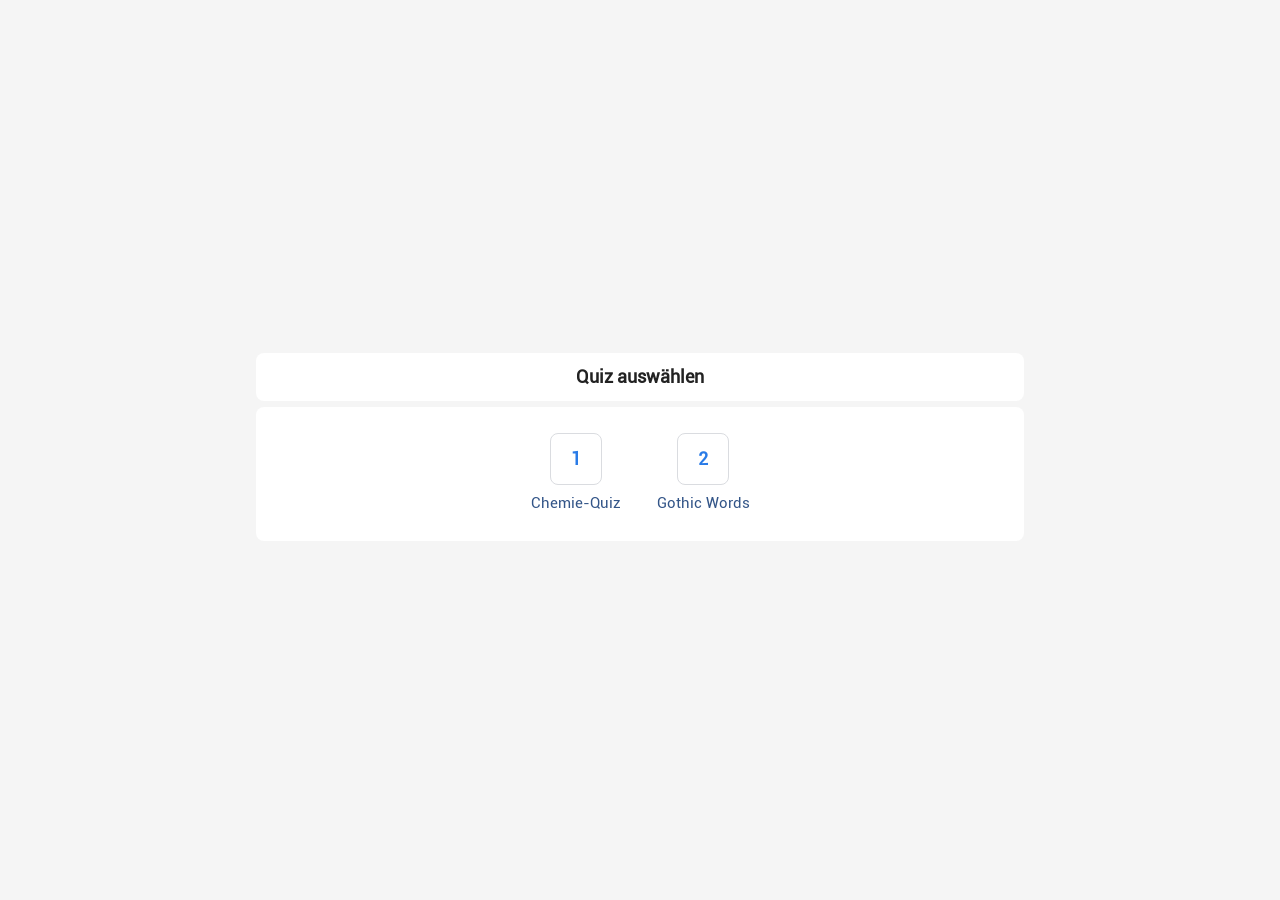
<file: Quiz/index.html>
<!DOCTYPE html>
<html>
<head>
	<title>Quizzim</title>
	<meta charset="UTF-8" />
	<meta name="viewport" content="width=device-width, initial-scale=1.0" />
	<link rel="icon" href="site/favicon.ico" type="image/x-icon" />
	<link rel="stylesheet" type="text/css" href="site/css/styles.css" />
	<script src="site/js/jquery.min.js"></script>
	<script src="site/js/scripts.js"></script>
</head>
<body>
	<div class="header">
		<div id="quiz-name" class="hidden">...</div>
		<div id="header-quiz-select" class="bold hidden">Quiz auswählen</div>
		<div id="header-quiz-play" class="hidden">
			<div>
				<span id="question-no">Frage ... / ...</span>
			</div>
			<div>
				<img src="site/img/correct.svg" class="icon" /> <span class="quiz-correct">...</span>
				<span class="vertical-line"></span>
				<img src="site/img/incorrect.svg" class="icon" /> <span class="quiz-incorrect">...</span>
			</div>
		</div>
		<div id="header-quiz-end" class="bold hidden">Auswertung</div>
	</div>
	<div class="main">
		<div id="main-quiz-select" class="hidden"></div>
		<div id="main-quiz-play" class="hidden">
			<p id="question" class="bottom"></p>
			<div id="input-text" class="hidden">
				<input type="text" placeholder="..." maxlength="100" id="input-x" disabled />
			</div>
			<div id="input-choice">
				<table>
					<tr>
						<td class="choice" id="input-a">
							<span class="a">A</span><span>...</span>
						</td>
						<td class="choice" id="input-b">
							<span class="b">B</span><span>...</span>
						</td>
					</tr>
					<tr>
						<td class="choice" id="input-c">
							<span class="c">C</span><span>...</span>
						</td>
						<td class="choice" id="input-d">
							<span class="d">D</span><span>...</span>
						</td>
					</tr>
					<tr>
						<td class="choice" id="input-e">
							<span class="e">E</span><span>...</span>
						</td>
						<td class="choice" id="input-f">
							<span class="f">F</span><span>...</span>
						</td>
					</tr>
				</table>
			</div>
		</div>
		<div id="main-quiz-end" class="hidden">
			<img src="site/img/correct.svg" class="icon big" /> <span class="quiz-correct">...</span>
			<span class="vertical-line big"></span>
			<img src="site/img/incorrect.svg" class="icon big" /> <span class="quiz-incorrect">...</span>
			
			<p class="normal">
				<span id="comment"></span>
				<span class="break"></span>
				<a id="replay-quiz">» Quiz wiederholen</a>
				<span class="vertical-line"></span>
				<a id="select-quiz">» Quiz auswählen</a>
			</p>
		</div>
	</div>
</body>
</html>
</file>
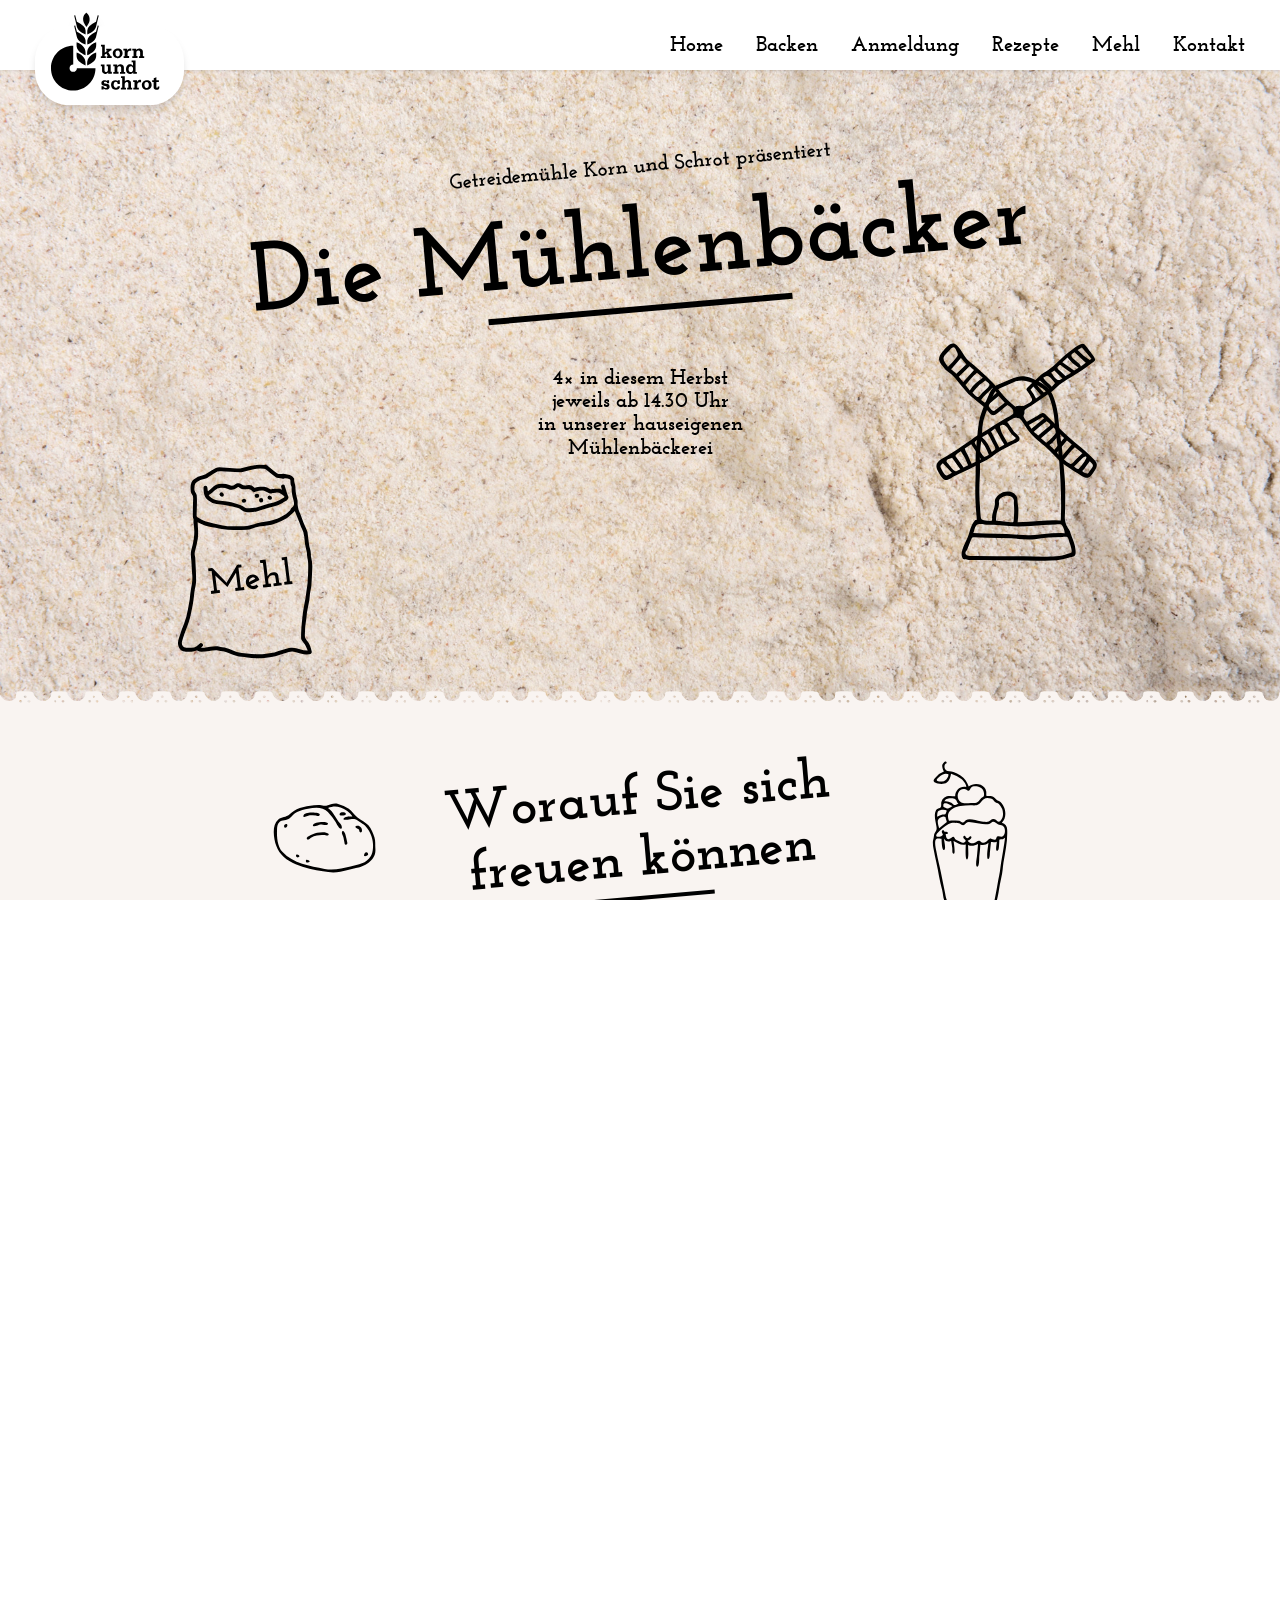
<file: Schrot/index.html>
<html>
<head>
	<title>Test</title>
	<meta charset="UTF-8" />
	<meta name="viewport" content="width=device-width, initial-scale=1" />
	<link rel="stylesheet" type="text/css" href="css/swiper.min.css" />
	<link rel="stylesheet" type="text/css" href="css/styles.css" />
	<script src="js/jquery.min.js"></script>
	<script src="js/swiper.js"></script>
	<script src="js/script.js" charset="UTF-8"></script>
</head>
<body>
	<!-- NOTE: USE SECTION TAGS INSTEAD OF DIV TAGS! -->
	<!-- NAVIGATION -->
	<div class="navigation">
		<a href="index.html">
			<div class="logo">
				<img src="img/svg/logo_mitquadrat.svg" alt="Logo der Getreidemühle Schrot und Korn" title="Das Logo der Getreidemühle Schrot und Korn ist schwarz und hat einen weißen Hintergrund. Auf der linken Seite befindet sich ein abstrahierter Mühlenstein mit einer Ähre und auf der rechten Seite die Worte Schrot und Korn in einer geometrischen Schrift mit Serifen." />
			</div>
		</a>
		<div class="burgermenu">
			<img src="img/svg/burgermenu.svg" alt="Bürgermenü" />
		</div>
		<div class="main">
			<a href="#home"><div>Home</div></a>
			<a href="#backen"><div>Backen</div></a>
			<a href="#anmeldung"><div>Anmeldung</div></a>
			<a href="#rezepte"><div>Rezepte</div></a>
			<a href="#mehl"><div>Mehl</div></a>
			<a href="#kontakt"><div>Kontakt</div></a>
		</div>
	</div>
	<!-- HOME -->
	<div class="section" id="home">
		<h4>Getreidemühle Korn und Schrot präsentiert</h4>
		<div id="flocken">
			<!--<div class="flocke1"><img src="img/svg/flocke.svg" alt=""></div>
			<div class="flocke2"><img src="img/svg/flocke.svg" alt=""></div>
			<div class="flocke3"><img src="img/svg/flocke.svg" alt=""></div>
			<div class="flocke4"><img src="img/svg/flocke.svg" alt=""></div>
			<div class="flocke5"><img src="img/svg/flocke.svg" alt=""></div>-->
		</div>
		<div class="header"><h1>Die Mühlen&shy;bäcker</h1><hr /></div>
		<h4 id="subtitle">4× in diesem Herbst<br />jeweils ab 14.30 Uhr<br />in unserer hauseigenen<br />Mühlenbäckerei</h4>
		<div id="muehle-1">
			<img src="img/svg/muehle.svg" /><img src="img/svg/muehle_rad.svg" />
		</div>
		<div id="mehlsack">
			<img src="img/svg/mehlsack.svg" alt="" />
		</div>
		<div id="pfeil">
			<picture>
				<source media="(max-width: 1230px)" srcset="img/svg/pfeil.svg" />
				<source srcset="img/svg/pfeil_flach.svg" />
				<img src="img/svg/pfeil_flach.svg" alt="" />
			</picture>
		</div>
	</div>
	<!-- BACKEN -->
	<div class="section" id="backen">
		<div class="header"><h2>Worauf Sie sich<br />freuen können</h2><hr /></div>
		<p>
			Gemeinsam zubereitete schmack&shy;hafte Semmeln und Gebäck mit frischen Zutaten aus unserer eigenen Mühle – ökologisch, regional und erschwing&shy;lich. Sie erleben Spaß und Genuss beim gemein&shy;samen Backen und Schlemmen. Lassen Sie sich über&shy;raschen, welche*r Bäcker&shy;meister*in bei Ihrer Mühlen&shy;bäckerei die Anleitung übernimmt!
			<span class="break"></span>
			Außerdem eröffnen Sie sich eine große Chance: Alle Teil&shy;nehmer*innen der Mühlen&shy;bäckerei können unsere Mehl&shy;sorten in einem <a href="#mehl">Spezial-Angebot</a> bestellen. Eingeladen zur Mühlen&shy;bäckerei sind: junge und jung&shy;gebliebene ernährungs&shy;bewusste Hobby&shy;bäcker*innen aus unserer Region Straubing.
		</p>
		<div id="semmel"><img src="img/svg/semmel.svg" alt="" /></div>
		<div id="kuchen"><img src="img/svg/kuchen.svg" alt="" /></div>
		<div id="croissant"><img src="img/svg/croissant.svg" alt="" /></div>
	</div>
	<div class="section" id="anmeldung">
		<div class="header"><h2>Anmeldung</h2><hr /></div>
		<div class="form">
			<div class="eyecatcher">Kostenbeitrag:<br />EUR 20,–<br />Anmeldeschluss:<br />1. Oktober</div>
			<div>
				<input type="text" id="input-vorname" placeholder="Vorname*, z. B. Susanne" />
				<input type="text" id="input-nachname" placeholder="Nachname*, z. B. Miller" />
			</div>
			<div>
				<input type="text" id="input-strasse" placeholder="Straße und Hausnummer*, z. B. Schanzlweg 37" />
			</div>
			<div>
				<input type="text" id="input-plz" placeholder="Postleitzahl*, z. B. 94315" />
				<input type="text" id="input-plz" placeholder="Ort*, z. B. Straubing" />
			</div>
			<div>
				<input type="text" id="input-email" placeholder="E-Mail*, z. B. muehlenbaecker@kornundschrot.de" />
				<input type="text" id="input-tel" placeholder="Telefon-Nr.*, z. B. 09421 12340" />
			</div>
			<div>
				<select>
					<option selected disabled>Lieblingstermin*</option>
					<option value="1">Freitag, 25. Oktober 2019</option>
					<option value="2">Samstag, 26. Oktober 2019</option>
					<option value="3">Freitag, 1. November 2019</option>
					<option value="4">Samstag, 2. November 2019</option>
				</select>
				<select>
					<option selected disabled>Ersatztermin</option>
					<option value="1">Freitag, 25. Oktober 2019</option>
					<option value="2">Samstag, 26. Oktober 2019</option>
					<option value="3">Freitag, 1. November 2019</option>
					<option value="4">Samstag, 2. November 2019</option>
				</select>
			</div>
			<div class="pflichtfelder">* Pflichtfelder</div>
			<div class="control">
				<button id="zuruecksetzen-1">Zurücksetzen</button>
				<button id="absenden-1">Absenden</button>
			</div>
		</div>
	</div>
	<!-- REZEPTE -->
	<div class="section" id="rezepte">
		<div class="header"><h2>Rezepte zum „Aufwärmen“</h2><hr /></div>
		<div class="swiper">
			<div class="swiper-container">
				<div class="swiper-wrapper">
					<div class="swiper-slide">
						<span>Weizen–Dinkel–Semmeln</span>
						<img src="img/rezepte/semmeln.jpg" />
					</div>
					<div class="swiper-slide">
						<span>Sesamkugeln</span>
						<img src="img/rezepte/sesamkugeln.jpg" />
					</div>
					<div class="swiper-slide">
						<span>Käsegebäck</span>
						<img src="img/rezepte/kaesegebaeck.jpg" />
					</div>
				</div>
				<div class="swiper-button-next"></div>
				<div class="swiper-button-prev"></div>
				<button class="toggle">Rezept anzeigen</button>
			</div>
			<div class="text" id="rezept-1">
				<table>
					<tr><td>250&nbsp;g</td><td>Weizen&shy;voll&shy;korn&shy;mehl</td></tr>
					<tr><td>250&nbsp;g</td><td>Dinkel&shy;voll&shy;korn&shy;mehl</td></tr>
					<tr><td>5&nbsp;g</td><td>Zucker</td></tr>
					<tr><td>5&nbsp;g</td><td>Butter</td></tr>
					<tr><td>10&nbsp;g</td><td>Salz</td></tr>
					<tr><td>1&nbsp;Päckchen</td><td>Trocken&shy;hefe</td></tr>
					<tr><td>300&nbsp;ml</td><td>warmes Wasser</td></tr>
				</table>
				<p>
					Alle Zutaten bis auf die Hefe mischen. Die Hefe im warmen Wasser auflösen und dazugeben. Den Teig zwei bis drei Minuten gut durchkneten. Zu einem Ballen formen und 20&nbsp;Minuten bei 25&nbsp;Grad in einer zugedeckten Schüssel aufgehen lassen.
					<span class="break"></span>
					Danach zwölf Teile des Teigs zu Semmeln rollen. Auf ein Backblech setzen, abdecken, weitere 30&nbsp;Minuten ruhen lassen.
					<span class="break"></span>
					Mit einem scharfen Küchenmesser jede Teigrolle einkerben. Den Backofen auf 230&nbsp;Grad vorheizen.
					<span class="break"></span>
					In die Fettpfanne des Backofens gut 200&nbsp;ml heißes Wasser gießen, das Blech mit den Semmeln in den Ofen schieben und 25&nbsp;Minuten backen. (Vor dem Backen kann man die Teigrollen auch mit Sonnenblumen- oder Kürbiskernen, mit Kümmel oder Mohn bestreuen.)
				</p>
			</div>
			<div class="text" id="rezept-2">
				<table>
					<tr><td>180&nbsp;g</td><td>Weizen&shy;voll&shy;korn&shy;mehl</td></tr>
					<tr><td>180&nbsp;g</td><td>Butter</td></tr>
					<tr><td>120&nbsp;g</td><td>Sesam</td></tr>
					<tr><td>120&nbsp;g</td><td>Honig</td></tr>
					<tr><td>etw.</td><td>Zimt, Vanille, Salz, Nelken, Mandeln</td></tr>
				</table>
				<p>
					Sesam rösten, mit Butter und Honig verrühren, die Gewürze und das Mehl hinzufügen. Den Teig etwa eine Stunde kühl stellen. Danach walnussgroße Kugeln formen, in die Mitte eine Mandel drücken und auf dem Backblech etwa zehn Minuten bei 210 Grad auf mittlerer Schiene backen.
				</p>
			</div>
			<div class="text" id="rezept-3">
				<table>
					<tr><td>200&nbsp;g</td><td>Emmen&shy;taler (gerieben)</td></tr>
					<tr><td>200&nbsp;g</td><td>Butter</td></tr>
					<tr><td>250&nbsp;g</td><td>Weizen&shy;voll&shy;korn&shy;mehl</td></tr>
					<tr><td>½&nbsp;TL</td><td>Salz</td></tr>
					<tr><td>2</td><td>Eigelb</td></tr>
					<tr><td>2&nbsp;TL</td><td>Milch</td></tr>
					<tr><td>etw.</td><td>Kümmel, Paprika</td></tr>
				</table>
				<p>
					Mehl, Käse und kalte Butterstücke schnell verkneten und eine halbe Stunde kühl stellen. Danach den Teig nach und nach auf einer bemehlten Platte ausrollen und beliebige Formen ausstechen. Eigelb und Milch verrühren, die Teile damit bestreichen, mit Kümmel oder Paprika bestreuen. Bei 180 Grad auf mittlerer Schiene eine gute Viertelstunde backen und auf dem Blech auskühlen lassen.
				</p>
			</div>
		</div>
	</div>
	<!-- MEHL -->
	<div class="section" id="mehl">
		<div class="header"><h3>Unser besonderes Mehlsortiment für Sie</h3><hr /></div>
		<div class="form">
			<p class="small">Ich möchte das Spezial-Angebot des Mehlsortiments in Anspruch nehmen:</p>
			<div>
				<label class="check">
					<input type="checkbox" name="mehl" /><span class="checkbox"></span>
					<span>
						Mehlsortiment Back ma’s<br />
						(Dinkeldunst, Weizenvollkorn, Roggen Type 815)
					</span>
				</label>
			</div>
			<div>
				<label class="check">
					<input type="checkbox" name="mehl" /><span class="checkbox"></span>
					<span>
						Mehlsortiment Italiano<br />
						(Tipo 00, Weizen Type 2000, Hanfmehl)
					</span>
				</label>
			</div>
			<div>
				<label class="check">
					<input type="checkbox" name="mehlsorte" /><span class="checkbox"></span>
					<span>
						Mehlsortiment Christ Kindl<br />
						(Weizen Type 550, Roggen Type 610, Hanfmehl)
					</span>
				</label>
			</div>
			<div>
				<input type="text" id="input-vorname" placeholder="Vorname*, z. B. Susanne" />
				<input type="text" id="input-nachname" placeholder="Nachname*, z. B. Miller" />
			</div>
			<div>
				<input type="text" id="input-strasse" placeholder="Straße und Hausnummer*, z. B. Schanzlweg 37" />
			</div>
			<div>
				<input type="text" id="input-plz" placeholder="Postleitzahl*, z. B. 94315" />
				<input type="text" id="input-plz" placeholder="Ort*, z. B. Straubing" />
			</div>
			<div>
				<input type="text" id="input-email" placeholder="E-Mail*, z. B. muehlenbaecker@kornundschrot.de" />
				<input type="text" id="input-tel" placeholder="Telefon-Nr.*, z. B. 09421 12340" />
			</div>
			<div>
				<label class="check">
					<input type="checkbox" name="entscheidung" /><span class="checkbox"></span>
					<span>
						Ich will mich erst bei der Mühlenbäckerei entscheiden, ob ich das Spezial-Angebot in Anspruch nehme.
					</span>
				</label>
			</div>
			<p class="small">Falls abweichende Rechnungsadresse:</p>
			<textarea placeholder="Geben Sie hier ihre Rechnungsadresse ein, falls sie von der Lieferadresse abweichend ist." name="rechnungsaddresse"></textarea>
			<div class="pflichtfelder">* Pflichtfelder</div>
			<div class="control">
				<button id="zuruecksetzen-2">Zurücksetzen</button>
				<button id="absenden-2">Absenden</button>
			</div>
		</div>
	</div>
	<!-- KONTAKT -->
	<div class="section" id="kontakt">
		<div class="header"><h2>Kontakt</h2><hr /></div>
		<div id="muehle-2">
			<img src="img/svg/muehle.svg" /><img src="img/svg/muehle_rad.svg" />
		</div>
		<p class="center">
			Kontakt und Info-Telefon:<br />
			Stefan Miller<br />
			muehlenbaecker@kornundschrot.de<br />
			Tel: 09421/12340
		</p>
		<div id="stefan"><img src="img/svg/stefan.svg" /></div>
		<div id="bis-bald"><img src="img/svg/bis_bald.svg" /></div>
	</div>
	<!-- IMPRESSUM -->
	<div class="section" id="impressum">
		<div class="social">
			<a href="www.snapchat.com"><img src="img/social/snapchat.svg" alt="Link zur Snapchat Seite von Korn und Schrot" class="social-icon" /></a>
			<a href="www.pinterest.de"><img src="img/social/pinterest.svg" alt="Link zur Pinterest Seite von Korn und Schrot" class="social-icon"></a>
			<a href="www.instagram.com"><img src="img/social/instagram.svg" alt="Link zur Instagram Seite von Korn und Schrot" class="social-icon"></a>
		</div>
		<h2>Impressum</h2>
		<div class="spalten">
			<div>
				Getreidemühle<br />
				Korn und Schrot e.K.<br />
				Susanne Miller<br />
				Schanzlweg 37<br />
				94315 Straubing
			</div>
			<div>
				Tel: 09421/12340<br />
				Fax: 09421/12344<br />
				<br />
				www.kornundschrot.de<br />
				kontakt@kornundschrot.de
			</div>
			<div>
				Amtsgericht Straubing/<br />
				Registersachen,<br />
				XXX020101,<br />
				Umsatzsteuer ID: DE787654
			</div>
		</div>
		<p class="small center"><a class="underline" id="datenschutz-toggle">Datenschutz</a></p>
		<p id="datenschutz">
			Datenschutzhinweise gemäß EU-Datenschutz-Grundverordnung (DSGVO)
			Wir setzen die seit dem 25. Mai 2018 geltende EU-Datenschutz-Grundverordnung (DSGVO) um, insbesondere, wenn es um die Verarbeitung Ihrer personenbezogenen Daten durch uns sowie um die Ihnen dabei zustehenden Rechte geht. Die Hinweise werden soweit erforderlich aktualisiert und sind im Detail nachlesbar unter: <a href="http://www.kornundschrot.de/datenschutz.php">http://www.kornundschrot.de/datenschutz.php</a>.
		</p>
	</div>
</body>
</html>
</file>
<file: Quiz/site/css/styles.css>
/* --- HTML & BODY --- */
* {
	margin: 0;
	padding: 0;
}

html, body {
	width: 100%;
	height: 100%;
	background-color: #F5F5F5;
	display: flex;
	flex-flow: column;
	align-items: center;
	justify-content: center;
	font-family: Roboto, sans-serif;
	line-height: 1.6;
	font-size: 18px;
	color: #222222;
	text-align: center;
}

.main, .header {
	box-sizing: border-box;
	margin-bottom: 6px;
	width: 45%;
	background-color: #FFFFFF;
	padding: 20px 35px;
	border-radius: 8px;
	text-align: center;
}

.header { position: relative; padding: 10px 35px; }
.header div { display: inline-block; margin: 0 12px; }

/* --- IMPORT FONT --- */
@font-face {
	src: url("../fonts/Roboto.ttf");
	font-family: Roboto;
}

/* --- CONTENT SELECTION --- */
::-moz-selection {
	background-color: rgba(66, 133, 244, 0.2);
}

::selection {
	background-color: rgba(66, 133, 244, 0.2);
}

/* --- HEADERS & PARAGRAPHS --- */
p, h1, h2, h3 { margin-bottom: 18px; }
p.normal, h1.normal, h2.normal, h3.normal { margin-top: 18px; }

a {
	text-decoration: none;
	color: #006699;
	cursor: pointer;
}

a:hover {
	text-decoration: underline;
}

/* --- QUIZZES --- */
.quiz {
	margin: 6px 18px;
	max-width: 150px;
	display: inline-block;
	vertical-align: top;
}

.quiz div {
	margin: 0 auto 6px auto;
	width: 50px;
	height: 50px;
	background-color: #FFFFFF;
	border: 1px solid #DADCE0;
	border-radius: 8px;
	line-height: 50px;
	color: #297BE7;
	font-weight: bold;
	transition: border-color 0.1s, background-color 0.1s;
	cursor: pointer;
	-webkit-user-select: none;
	-moz-user-select: none;
	-ms-user-select: none;
	user-select: none;
}

.quiz span {
	display: block;
	font-size: 15px;
	color: #335588;
	transition: color 0.2s;
}

/* --- BUTTONS --- */
button.white, .choice {
	display: inline-block;
	margin: 4px;
	width: 50%;
	box-sizing: border-box;
	border-radius: 4px;
	border: 1px solid #DADCE0;
	padding: 8px 16px;
	background-color: #FFFFFF;
	font-size: inherit;
	font-family: inherit;
	color: #297BE7;
	transition: border-color 0.1s, background-color 0.1s;
	cursor: pointer;
	outline: none;
	-webkit-user-select: none;
	-moz-user-select: none;
	-ms-user-select: none;
	user-select: none;
}

button.white:hover, .choice:hover, .quiz div:hover {
	border-color: #D2E3FC;
	background-color: rgba(70, 130, 240, 0.05);
}

button.white:active, .choice:active, .quiz div:active {
	border-color: #D2E3FC;
	background-color: rgba(70, 130, 240, 0.1);
}

button.blue {
	display: inline-block;
	margin: 4px;
	height: 48px;
	box-sizing: border-box;
	border-radius: 4px;
	border: 1px solid #1A73E8;
	padding: 8px 16px;
	background-color: #1A73E8;
	font-size: inherit;
	font-family: inherit;
	color: #FFFFFF;
	transition: background-color 0.1s ease-in-out, box-shadow 0.1s ease-in-out;
	cursor: pointer;
	outline: none;
	-webkit-user-select: none;
	-moz-user-select: none;
	-ms-user-select: none;
	user-select: none;
}

button.blue:hover {
	background-color: #297BE7;
	box-shadow: 0 1px 2px 0 rgba(66, 133, 244, 0.3), 0 1px 3px 1px rgba(66, 133, 244, 0.15);
}

button.blue:active {
	background-color: #1769d6;
	box-shadow: 0 1px 2px 0 rgba(66, 133, 244, 0.3), 0 1px 3px 1px rgba(66, 133, 244, 0.15);
}

/* --- FORUM BOXES --- */
form > div {
	display: inline-block;
	margin-bottom: 12px;
	text-align: left;
	width: 400px;
	max-width: 100%;
}

form > div.box-notice {
	margin-bottom: 0;
}

/* --- NOTICES --- */
.notice {
	width: 100%;
	padding: 8px 14px;
	box-sizing: border-box;
	background-color: #EEF6FF;
	border-radius: 2px;
	font-size: 16px;
}

.notice > div:first-child {
	display: table-cell;
	padding-right: 12px;
	vertical-align: middle;
}

.notice > div:nth-child(2) {
	display: table-cell;
}

/* --- AVATARS --- */
.avatar {
	margin: 6px 12px 6px 0;
	width: 40px;
	height: 40px;
	border: 1px solid #EEEEEE;
	border-radius: 50%;
	vertical-align: middle;
}

/* --- PROFILE --- */
.profile {
	display: table;
	margin: 0 auto;
}

.profile-avatar {
	display: table-cell;
	padding: 0 12px;
	font-size: 15px;
}

.profile-avatar img {
	display: block;
	margin-right: 0;
	width: 100px;
	height: 100px;
}

.profile-details {
	display: table-cell;
	padding: 0 12px;
	text-align: left;
	vertical-align: middle;
}

/* --- TEXTBOXES --- */
input[type="text"], input[type="email"], input[type="password"] {
	display: inline-block;
	margin: 4px 0;
	width: 400px;
	height: 48px;
	max-width: 100%;
	box-sizing: border-box;
	border: 0;
	border-radius: 8px;
	padding: 9px 12px;
	font-size: inherit;
	font-family: inherit;
	background-color: #F1F3F4;
	color: inherit;
	transition: background-color 0.1s, box-shadow 0.1s, color 0.1s;
	outline: none;
}

.label {
	display: block;
	color: #5F6368;
	font-size: 15px;
	transition: color 0.2s;
	-webkit-user-select: none;
	-moz-user-select: none;
	-ms-user-select: none;
	user-select: none;
}

.focus-line {
	margin: 0 auto;
	width: 0;
	height: 2px;
	background: #1A73E8;
	position: relative;
	top: -6px;
	opacity: 0;
	transition: width 0.2s ease-in-out, opacity 0.2s ease-out;
}

input[type="text"]:focus + .focus-line,
input[type="email"]:focus + .focus-line,
input[type="password"]:focus + .focus-line {
	width: 390px;
	opacity: 1;
}

/* --- CHOICES --- */
.choice {
	display: table-cell;
	font-size: 16px;
}

#input-text input.correct,
#input-choice .choice.correct {
	background-color: #CCFFCC;
	border-color: #99EE99;
	color: #009900;
}

#input-text input.incorrect,
#input-choice .choice.incorrect {
	background-color: #FFD6D6;
	border-color: #EEAAAA;
	color: #CC0000;
}

#input-choice.disabled .choice:not(.correct):not(.incorrect):hover,
#input-choice.disabled .choice:not(.correct):not(.incorrect):active {
	border-color: #DADCE0;
	background-color: #FFFFFF;
	cursor: default;
}

.choice span:first-child {
	box-sizing: border-box;
	display: inline-block;
	width: 20px;
	height: 20px;
	padding: 1px 5px;
	border-radius: 50%;
	color: #FFFFFF;
	margin-right: 10px;
	font-size: 12px;
	vertical-align: middle;
}

.choice span.a {
	background-color: #CC0000;
}

.choice span.b {
	background-color: #00CC00;
}

.choice span.c {
	background-color: #0000CC;
}

.choice span.d {
	background-color: #DDAA00;
}

.choice span.e {
	background-color: #44CCDD;
}

.choice span.f {
	background-color: #BB55FF;
}

/* --- DIALOGS --- */
.dialog {
	position: fixed;
	top: 0;
	left: 0;
	z-index: 1;
	display: flex;
	justify-content: center;
	align-items: center;
	height: 100%;
	width: 100%;
	background-color: rgba(255, 255, 255, 0.75);
}

.dialog-main {
	position: relative;
	box-sizing: border-box;
	overflow-y: auto;
	background-color: #FFFFFF;
	border: 0;
	border-radius: 8px;
	box-shadow: 0 1px 3px 0 rgba(60, 64, 67, 0.3), 0 4px 8px 3px rgba(60, 64, 67, 0.15);
	min-width: 320px;
	min-height: 64px;
	max-width: 90%;
	max-height: 90%;
	padding: 32px;
}

.dialog .close {
	position: absolute;
	top: 40px;
	right: 40px;
	width: 15px;
	cursor: pointer;
}

/* --- USER CONTROL --- */
.header .user-control {
	position: absolute;
	top: calc(50% - 14px);
	right: 35px;
	margin: 0 auto;
}

.header .user-control .icon {
	margin: 0 6px;
	transition: transform 0.2s;
	cursor: pointer;
}

.header .user-control .icon:hover {
	transform: scale(1.1);
}

/* --- MISCELLANEOUS --- */
.vertical-line {
	display: inline-block;
	margin: 0 6px;
	height: 18px;
	vertical-align: middle;
	border-left: 1px solid #CCCCCC;
}

.vertical-line.big {
	margin: 0 30px;
	height: 35px;
}

#input-choice table {
	border-spacing: 6px;
	width: 100%;
}

.quiz-correct, .quiz-incorrect {
	font-size: 15px;
	vertical-align: middle;
}

#main-quiz-end .quiz-correct,
#main-quiz-end .quiz-incorrect {
	font-size: 30px;
}

#quiz-name {
	display: block;
	margin-bottom: 6px;
	font-size: 13px;
}

.icon {
	width: 20px;
	vertical-align: middle;
	margin-right: 4px;
	-webkit-user-select: none;
	-moz-user-select: none;
	-ms-user-select: none;
	user-select: none;
}

.icon.big {
	width: 50px;
	margin-right: 12px;
}

.hidden,
#quiz-name.hidden,
#input-choice table tr.hidden,
#input-choice table td.hidden,
.header div.hidden,
.quiz span.hidden {
	display: none;
}

span.break {
	display: block;
	margin-top: 6px;
}

.blank {
	display: inline-block;
	width: 70px;
	margin: 0 4px;
	border-bottom: 1px solid #CCCCCC;
	vertical-align: bottom;
}

.bold {
	font-weight: bold;
}

/* --- MEDIA QUERIES --- */
@media (max-width: 1450px) {
	.main, .header { width: 60%; }
}

@media (max-width: 1100px) {
	.main, .header { width: 75%; }
}

@media (max-width: 900px) {
	.main, .header { width: 90%; }
}

@media (max-width: 775px) {
	.main, .header { width: 98%; }
}

@media (max-width: 600px) {
	#input-choice table { border-spacing: 0; }
	#input-choice table tr { display: inline; }
	#input-choice table td { display: block; margin: 6px auto; }
	
	.header .user-control {
		position: static;
		display: block;
		width: 40%;
		margin-bottom: 10px;
		padding-bottom: 10px;
		border-bottom: 1px solid #EEEEEE;
	}
}

@media (max-width: 450px) {
	#main-quiz-end .vertical-line {
		display: block;
		height: 6px;
		border: 0;
	}
	
	#main-quiz-end .vertical-line.big {
		height: 14px;
	}
	
	.dialog-main {
		max-width: 100%;
		max-height: 100%;
		width: 100%;
		height: 100%;
		border-radius: 0;
	}
}
</file>
<file: Schrot/css/styles.css>
/*--------------------*/
/*----== FONTS ==-----*/
/*--------------------*/
@font-face {
	font-family: "Josefin Bold";
	src: url("../fonts/JosefinSlab-Bold.woff2") format("woff2"),
		 url("../fonts/JosefinSlab-Bold.woff") format("woff"),
		 url("../fonts/JosefinSlab-Bold.ttf") format("truetype");
}

@font-face {
	font-family: "Lato";
	src: url("../fonts/Lato-Regular.woff2") format("woff2"),
		 url("../fonts/Lato-Regular.woff") format("woff"),
		 url("../fonts/Lato-Regular.ttf") format("truetype");
}

::-moz-selection {
	background: rgba(107, 89, 80, 0.25);
}

::selection {
	background: rgba(107, 89, 80, 0.25);
}

/*------------------------*/
/*----== ALLGEMEIN ==-----*/
/*------------------------*/
/* -- BROWSER STYLES ZURUECKSETZEN -- */
* {
	box-sizing: border-box;
}

html, body {
	margin: 0;
	padding: 0;
	height: 100%;
	overflow-x: hidden;
	font-size: 14px;
	font-family: "Lato", sans-serif;
}

p, h1, h2, h3, h4, h5, hr {
	margin-top: 0;
	margin-bottom: 0;
}

ul {
	margin: 0;
	padding: 0;
}

li {
	list-style-type: none;
}

a {
	text-decoration: none;
}

/* -- HTML & BODY -- */
html, body {
	height: 100%;
}

body {
	background: url("../img/landing_neu.jpg");
	background-position: center center;
	background-size: cover;
	background-attachment: fixed;
	padding-top: 70px;
}

/* -- FONTS -- */
h1,
h2,
h3,
h4,
h5,
.btn-absenden,
.btn-absenden2,
.btn-zurueck,
.btn-zurueck2,
#spezialangebot {
	font-family: "Josefin Bold", sans-serif;
}

p {
	font-family: "Lato", sans-serif;
	margin: 2em auto;
}

p.small {
	margin-bottom: 8px;
}

p.center {
	text-align: center;
}

input[type="text"],
input[type="number"],
input[type="email"],
input[type="tel"],
select,
textarea {
	flex: 1;
	min-width: 50px;
	margin: 5px;
	padding: 10px 14px;
    border: 0;
    border-radius: 2px;
	font-family: "Lato", sans-serif;
	font-size: 1.15em;
	outline-color: rgba(107, 89, 80, 0.25);
}

select, button {
	font-family: "Josefin Bold", sans-serif;
	font-size: 1.2em;
}

textarea {
	flex: unset;
	width: 100%;
	height: 150px;
	resize: none;
}

button {
	flex: unset;
	margin: 5px;
	width: 150px;
	padding: 10px 24px;
    border: 0;
    border-radius: 16px;
	background-color: #6B5950;
	color: white;
	font-family: "Josefin Bold", sans-serif;
	outline-color: rgba(107, 89, 80, 0.25);
	cursor: pointer;
	transition: background-color 0.3s, color 0.3s;
	outline: none;
}

button:hover {
	background-color: #F9F4F1;
	color: #6B5950;
}

/* -- HEADERS & PARAGRAPHS -- */
h1, h2, h3, h4, h5 {
	text-align: center;
}

h1, h2, h3, h4, hr {
	transform: rotate(355deg);
}

h1 { margin-top: 25px; }
h2 { margin-top: 30px; }
h3 { margin-top: 45px; }
h4 { margin-top: 55px; }

span.break {
	display: block;
	margin-top: 7px;
}

/* -- SCHRIFTGROESSEN -- */
h1 { font-size: 7em; }
h2 { font-size: 4em; line-height: 1.1em; }
h3 { font-size: 2.8em; line-height: 1.1em; }
h4 { font-size: 1.5em; line-height: 1.1em; }
h5 { font-size: 1.2em; line-height: 1.1em; }
p {
	width: 95%;
	max-width: 600px;
	font-size: 1.15em;
	line-height: 1.5em;
	word-break: break-word;
}
.btn-absenden, .btn-absenden2, .btn-zurueck, .btn-zurueck2 { font-size: 1em; }

/* -- ALLGEMEIN -- */
a {
	color: inherit;
	font-size: 1.25em;
	font-family: "Josefin Bold", sans-serif;
	transition: color 0.3s;
	cursor: pointer;
}

a:hover {
	color: #808080;
}

a.underline {
	text-decoration: underline;
}

hr {
	width: 100px;
	height: 4px;
	background-color: black;
	border: 0;
	margin-top: 0.3em;
}

table {
	border-collapse: collapse;
}

table th, table td {
	min-width: 60px;
	padding: 2px 8px;
}

.form {
	position: relative;
	width: 95%;
	margin: 3.5em auto 2.5em auto;
	max-width: 600px;
}

.form div {
	display: flex;
}

.form .control {
	display: block;
	padding-top: 1em;
	text-align: center;
}

.form .pflichtfelder {
	padding: 5px 5px 0 12px;
	text-align: left;
}

.eyecatcher {
	position: absolute;
	top: -80px;
	right: -80px;
	height: 170px;
	width: 170px;
	padding: 50px 28px;
	background-image: url("../img/svg/eyecatcher.svg");
	background-size: cover;
	font-family: "Josefin Bold", sans-serif;
	font-size: 1.2em;
	text-align: center;
	line-height: 1.2em;
	transform: rotate(10deg);
	transform-origin: 50% 50%;
	animation: eyecatcher 0.8s ease-out infinite;
	-webkit-animation: eyecatcher 0.8s ease-out infinite;
}

@keyframes eyecatcher {
	0% { transform: rotate(10deg); }
	50% { transform: rotate(13deg); }
	80% { transform: rotate(11deg); }
}

.check {
	display: table;
	margin: 12px 5px;
	font-family: "Josefin Bold", sans-serif;
	font-size: 1.2em;
	-webkit-user-select: none;
	-moz-user-select: none;
	-ms-user-select: none;
	user-select: none;
}

.check input {
	display: none;
}

.check .checkbox {
	display: table-cell;
	width: 40px;
	background-image: url("../img/svg/korn_schwarz.svg");
	background-size: 100% 100%;
	vertical-align: middle;
}

.check input:checked + .checkbox {
	background-image: url("../img/svg/korn_weiss_checked.svg");
}

.check span {
	display: table-cell;
	text-align: left;
	padding-left: 10px;
}

.spalten {
	display: block;
	margin: 40px auto;
	text-align: center;
	width: 95%;
	max-width: 800px;
}

.spalten div {
	display: inline-block;
	margin: 0 30px 30px 30px;
}

.social {
	margin-top: 40px;
	text-align: center;
}

.social-icon {
	position: relative;
	top: 0;
	height: 40px;
	margin: 0 12px;
	vertical-align: top;
	transition: top 0.3s;
	-webkit-user-select: none;
	-moz-user-select: none;
	-ms-user-select: none;
	user-select: none;
}

.social-icon:hover {
	position: relative;
	top: 3px;
}

/*-------------------------*/
/*----== NAVIGATION ==-----*/
/*-------------------------*/
.navigation {
	position: fixed;
	top: 0;
	left: 0;
	width: 100%;
	height: 70px;
	background-color: white;
	padding: 0 35px;
	box-shadow: 0 1px 3px rgba(0, 0, 0, 0.1);
	z-index: 100;
	-webkit-user-select: none;
	-moz-user-select: none;
	-ms-user-select: none;
	user-select: none;
}

.navigation .main {
	margin-top: 35px;
	float: right;
}

.navigation .main div {
	display: inline-block;
	margin-left: 30px;
	font-family: "Josefin Bold", sans-serif;
	color: black;
	font-size: 1.2em;
	transition: color 0.3s;
	-webkit-transition: color 0.3s;
}

.navigation .main div:hover {
	color: #808080;
}

.navigation .logo {
	float: left;
	position: relative;
	z-index: 5;
}

.navigation .logo img {
	margin-top: 10px;
	height: 135%;
	transition: margin-top 0.3s;
	filter: drop-shadow(0 6px 3px rgba(0, 0, 0, 0.1));
}

.navigation .logo:hover img {
	margin-top: 13px;
}

.navigation .burgermenu {
	float: right;
	display: none;
	margin: 33px 0 0 30px;
	cursor: pointer;
}

.navigation .burgermenu img {
	width: 30px;
}

/*---------------------*/
/*----== SWIPER ==-----*/
/*---------------------*/
.swiper {
	width: 95%;
	max-width: 600px;
	margin: 50px auto;
}

.swiper .swiper-container {
	width: 100%;
}

.swiper .swiper-slide {
	text-align: center;
	font-size: 18px;
	background: white;
	/* Center slide text vertically */
	display: -webkit-box;
	display: -ms-flexbox;
	display: -webkit-flex;
	display: flex;
	-webkit-box-pack: center;
	-ms-flex-pack: center;
	-webkit-justify-content: center;
	justify-content: center;
	-webkit-box-align: center;
	-ms-flex-align: center;
	-webkit-align-items: center;
	align-items: center;
}

.swiper .swiper-slide:before {
	content: "";
	position: absolute;
	top: 0;
	left: 0;
	height: 100%;
	width: 100%;
	background: linear-gradient(165deg, rgb(74, 63, 51) 0%, rgba(0,0,0,0) 50%);
}

.swiper .swiper-slide span {
	position: absolute;
	top: 50px;
	left: 40px;
	max-width: 80%;
	color: white;
	font-size: 2.5em;
	font-family: "Josefin Bold", sans-serif;
	transform: rotate(355deg);
}

.swiper .swiper-slide img {
	width: 100%;
}

.swiper .swiper-container .toggle {
	z-index: 10;
	position: absolute;
	bottom: 0;
	right: 30px;
	border-radius: 16px 16px 0 0;
	margin: 0;
	width: 280px;
	font-size: 1.8em;
}

.swiper .text {
	display: none;
	background-color: white;
	padding: 30px;
	border-radius: 0 0 32px 32px;
}

.swiper .text p {
	margin-bottom: 0;
}

/*-----------------------*/
/*----== SECTIONS ==-----*/
/*-----------------------*/
.section {
	padding: 30px 15px;
}

.section:nth-child(odd) {
	position: relative;
	background-color: #F9F4F1;
}

.section:nth-child(odd):before {
	content: "";
	position: absolute;
	top: -18px;
	left: 0;
	height: 18px;
	width: 100%;
	background-image: url("../img/svg/unterlage_rand.svg");
	background-position: bottom;
}

.section:nth-child(odd):after {
	content: "";
	position: absolute;
	bottom: -18px;
	left: 0;
	height: 18px;
	width: 100%;
	background-image: url("../img/svg/unterlage_rand.svg");
	background-position: bottom;
	transform: scaleY(-1);
}

.section:last-child {
	background-color: #313131;
	color: white;
}

#subtitle {
	transform: rotate(0);
}

#mehlsack {
	width: 140px;
	margin-left: 12%;
	-webkit-user-select: none;
	-moz-user-select: none;
	-ms-user-select: none;
	user-select: none;
}

#muehle-1 {
	position: relative;
	width: 220px;
	float: right;
	margin: -12% 10% 0 0;
	-webkit-user-select: none;
	-moz-user-select: none;
	-ms-user-select: none;
	user-select: none;
}

#muehle-2 {
	position: absolute;
	top: 70px;
	left: calc(50% - 330px);
	width: 150px;
	-webkit-user-select: none;
	-moz-user-select: none;
	-ms-user-select: none;
	user-select: none;
}

#muehle-1 img:nth-child(2),
#muehle-2 img:nth-child(2) {
	position: absolute;
	left: 0;
	top: 0;
	transform-origin: 51% 39%;
	animation: rotate 7s linear infinite;
	-webkit-animation: rotate 7s linear infinite;
}

@keyframes rotate {
	0% { transform: rotate(0); }
	100% { transform: rotate(359deg); }
}

#pfeil {
	width: 245px;
	float: right;
	margin: -15% 25% 0 0;
	transform: rotate(13deg);
	-webkit-user-select: none;
	-moz-user-select: none;
	-ms-user-select: none;
	user-select: none;
}

#semmel {
	position: absolute;
	top: 90px;
	left: calc(50% - 370px);
	width: 110px;
	transform-origin: 50% 50%;
	animation: semmel 1s ease-in-out infinite;
	-webkit-animation: semmel 1s ease-in-out infinite;
	-webkit-user-select: none;
	-moz-user-select: none;
	-ms-user-select: none;
	user-select: none;
}

@keyframes semmel {
	0% { transform: rotate(0); }
	20% { transform: rotate(-1deg); }
	50% { transform: rotate(-3deg); }
	90% { transform: rotate(0); }
}

#kuchen {
	position: absolute;
	top: 50px;
	right: calc(50% - 370px);
	width: 80px;
	transform-origin: 50% 50%;
	animation: kuchen 3s ease-out infinite;
	-webkit-animation: kuchen 3s ease-out infinite;
	-webkit-user-select: none;
	-moz-user-select: none;
	-ms-user-select: none;
	user-select: none;
}

@keyframes kuchen {
	0% { transform: translateY(0); }
	50% { transform: translateY(5px); }
	100% { transform: translateY(0); }
}

#croissant {
	position: absolute;
	bottom: 35px;
	left: calc(50% - 450px);
	width: 110px;
	transform-origin: 50% 50%;
	animation: croissant 3s ease-out infinite;
	-webkit-animation: croissant 3s ease-in-out infinite;
	-webkit-user-select: none;
	-moz-user-select: none;
	-ms-user-select: none;
	user-select: none;
}

@keyframes croissant {
	0% { transform: rotate(0); }
	50% { transform: rotate(-5deg); }
}

#stefan {
	position: absolute;
    top: 70px;
    right: calc(50% - 400px);
    width: 115px;
	-webkit-user-select: none;
	-moz-user-select: none;
	-ms-user-select: none;
	user-select: none;
}

#bis-bald {
	position: absolute;
	top: 145px;
	right: calc(50% - 300px);
	width: 100px;
	-webkit-user-select: none;
	-moz-user-select: none;
	-ms-user-select: none;
	user-select: none;
}

#home { padding: 30px 30px 48px 30px; }
#home hr { width: 25%; height: 6px; }
#backen hr { width: 150px; }
#kuchen hr { width: 80px; }
#impressum h2 { font-size: 3em; }
#datenschutz { display: none; }

/*----------------------------*/
/*----== MEDIA QUERIES ==-----*/
/*----------------------------*/
@media screen and (max-width: 1230px) {
	#pfeil {
		width: 150px;
		margin: -18% 30% 0 0;
		transform: rotate(40deg);
	}
}

@media screen and (max-width: 1024px) {
	/* -- NAVIGTION -- */
	.navigation .main {
		display: none;
		position: absolute;
		right: 0;
		top: 70px;
		width: 100%;
		margin-top: 0;
		box-shadow: 0 1px 3px rgba(0, 0, 0, 0.1);
	}
	
	.navigation .main div {
		display: block;
		margin-left: 0;
		width: 100%;
		font-family: "Josefin Bold", sans-serif;
		text-align: right;
		color: black;
		background-color: #F9F4F1;
		padding: 12px 34px;
		border-top: 1px solid #F0E3DD;
		font-size: 1.2em;
		transition: color 0.3s;
		-webkit-transition: color 0.3s;
	}
	
	.navigation .main div:hover {
		color: #808080;
	}
	
	.navigation .burgermenu {
		display: inline-block;
	}
	
	h1 { font-size: 5em; }
	h2 { font-size: 3em; }
	hr { height: 3px; }
	#home hr { height: 5px; }
	
	#mehlsack {
		width: 125px;
		margin-left: 12%;
	}
	
	#muehle-1 {
		margin: -20% 3% 0 0;
	}
	
	#semmel {
		top: 80px;
		left: calc(50% - 285px);
		width: 90px;
	}
	
	#kuchen {
		top: 22px;
		right: calc(50% - 290px);
		width: 70px;
	}
	
	#croissant {
		display: none;
	}
	
	.swiper .swiper-slide span {
		font-size: 2.1em;
	}
	
	#stefan {
		right: calc(50% - 330px);
		width: 100px;
	}
	
	#bis-bald {
		right: calc(50% - 240px);
		width: 85px;
	}
	
	#muehle-2 {
		top: 80px;
		left: calc(50% - 300px);
		width: 130px;
	}
}

@media screen and (max-width: 850px) {
	#mehlsack {
		width: 110px;
		margin-left: 8%;
	}
	
	#muehle-1 {
		width: 175px;
		margin: -20% 3% 0 0;
	}
	
	#pfeil {
		width: 125px;
		margin: -21% 32% 0 0;
	}
	
	.eyecatcher {
		top: -115px;
		right: -20px;
		height: 140px;
		width: 140px;
		padding: 37px 18px;
		font-size: 1.1em;
	}
	
	#anmeldung .header {
		display: inline-block;
		margin-left: 32%;
	}
	
	#stefan {
		top: 125px;
		right: calc(50% - 280px);
		width: 85px;
	}
	
	#bis-bald {
		right: calc(50% - 180px);
		top: 225px;
		width: 85px;
	}
	
	#muehle-2 {
		left: calc(50% - 290px);
	}
	
	h3 {
		font-size: 2.3em;
	}
}

@media screen and (max-width: 645px) {
	#mehlsack {
		width: 75px;
		margin: -115px 0 8% 4%;
	}
	
	#muehle-1 {
		width: 105px;
		margin: -220px 0% 0 0;
	}
	
	#pfeil {
		display: none;
	}
	
	#semmel {
		left: 7%;
		width: 60px;
	}
	
	#kuchen {
		top: 50px;
		right: 7%;
		width: 45px;
	}
	
	#anmeldung .header {
		margin-left: 18%;
	}
	
	#stefan {
		top: 90px;
		right: calc(50% - 215px);
		width: 100px;
	}
	
	#bis-bald {
		display: none;
	}
	
	#muehle-2 {
		top: 40px;
		left: calc(50% - 240px);
	}
	
	h3 { font-size: 2.8em; }
}

@media screen and (max-width: 500px) {
	/* -- NAVIGTION -- */
	.navigation .logo img {
		margin-top: 4px;
		width: 125px;
	}
	
	.navigation .logo:hover img {
		margin-top: 7px;
	}
	
	h1 { font-size: 4em; }
	h2 { font-size: 2.5em; }
	h3 { font-size: 2.2em; }
	#home hr { height: 4px; }
	#anmeldung .header { margin-left: 10%; }
	
	#subtitle {
		margin-top: 35px;
		font-size: 1.2em;
	}
	
	#mehlsack,
	#semmel,
	#kuchen {
		display: none;
	}
	
	#muehle-1 {
		width: 90px;
		margin: -170px 0 0 0;
	}
	
	.form div {
		display: block;
	}
	
	input[type="text"],
	input[type="number"],
	input[type="email"],
	input[type="tel"],
	select {
		width: 100%;
		margin: 5px 0;
	}
	
	.swiper .swiper-slide span {
		font-size: 1.6em; top: 30px; left: 20px;
	}
	
	.swiper .swiper-container .toggle {
		right: calc(50% - 110px);
		width: 220px;
		padding: 5px 12px;
		font-size: 1.5em;
	}
	
	#stefan, #muehle-2 {
		display: none;
	}
}

@media screen and (max-width: 400px) {
	.eyecatcher {
		font-size: 0.9em;
		height: 110px;
		width: 110px;
		padding: 30px 10px;
		top: -80px;
		right: -30px;
	}
	
	#muehle-1 {
		margin-right: -30px;
	}
	
	h1 { font-size: 3em; }
	#home hr { height: 3px; }
	#anmeldung .header { margin-left: 2%; }
	
	.swiper .swiper-slide span {
		font-size: 1.3em;
	}
	
	.swiper-wrapper .bilder:before {
		background: linear-gradient(165deg, rgb(74, 63, 51) 0%, rgba(0,0,0,0) 80%);
	}
}
</file>
